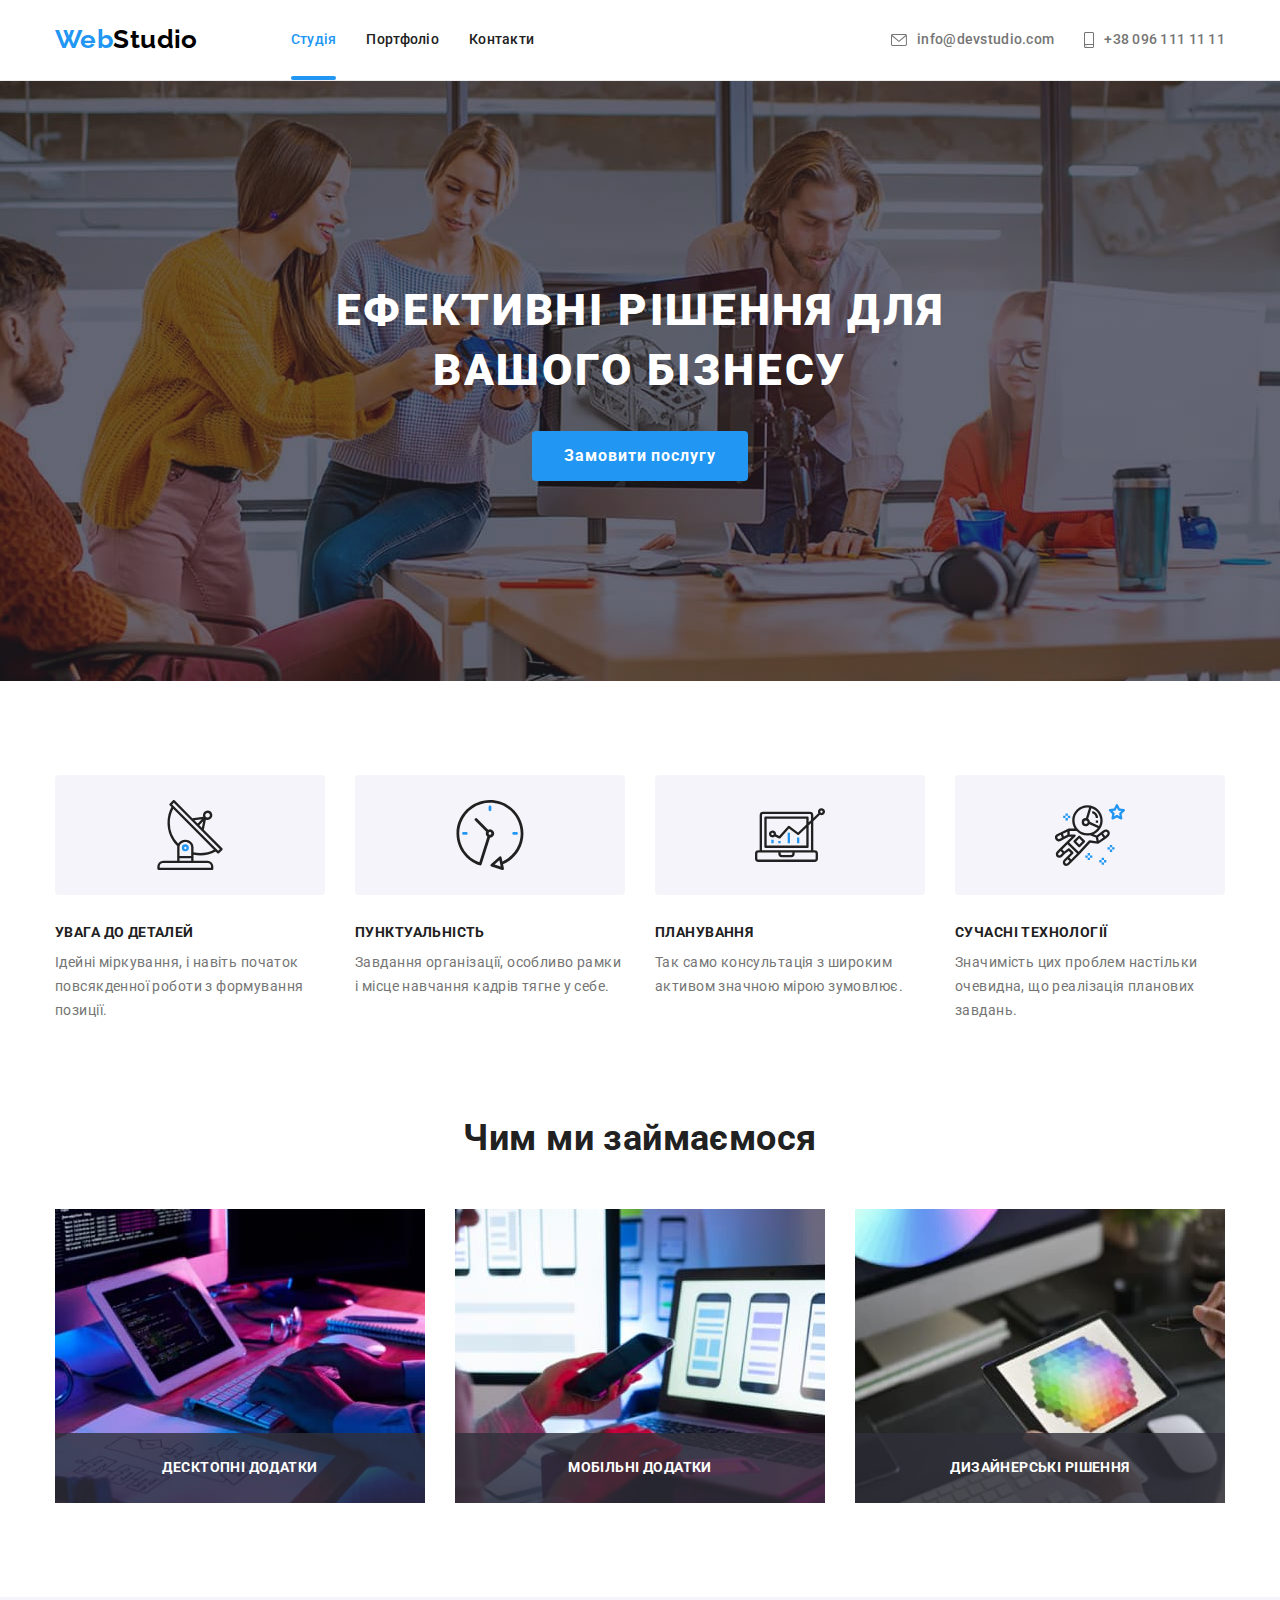
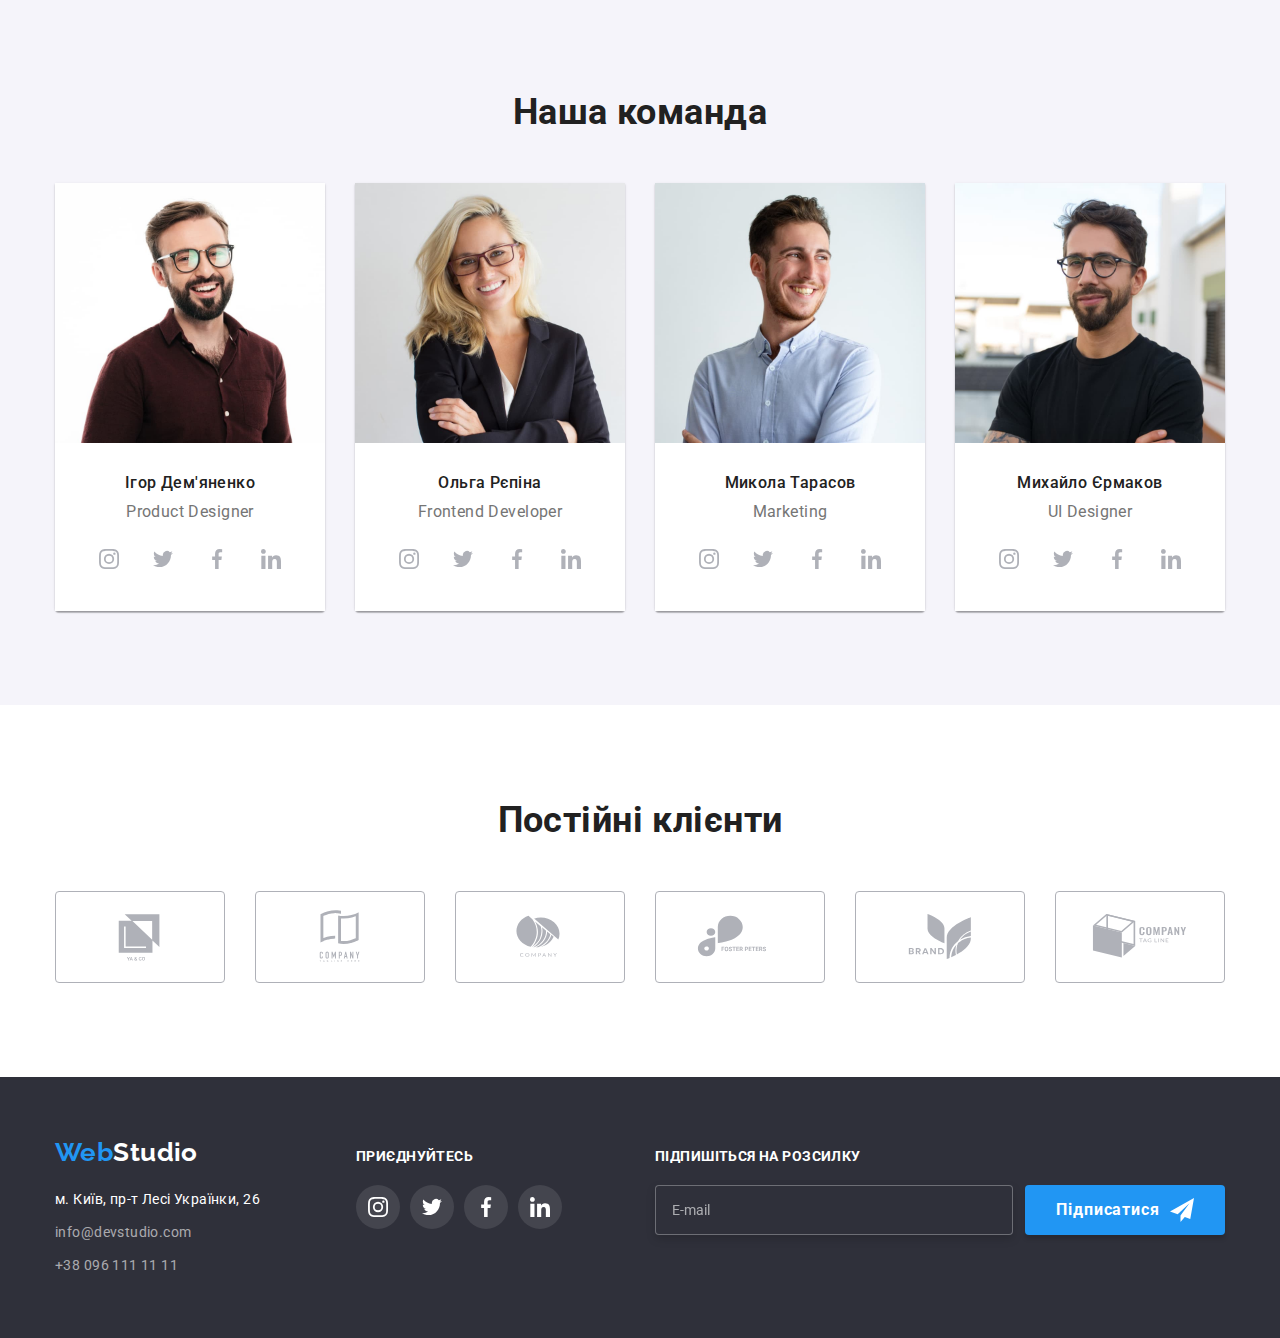
<file: index.html>
<!DOCTYPE html>
<html lang="uk">
<head>
    <meta charset="UTF-8">
    <meta http-equiv="X-UA-Compatible" content="IE=edge">
    <meta name="viewport" content="width=device-width, initial-scale=1.0">
    <title>Студія</title>

    <link rel="stylesheet" href="https://cdnjs.cloudflare.com/ajax/libs/modern-normalize/1.1.0/modern-normalize.min.css">
    <link rel="stylesheet" href="https://fonts.googleapis.com/css2?family=Raleway:wght@700&family=Roboto:wght@400;500;700;900&display=swap">
    <link rel="stylesheet" href="./css/styles.css">
</head>
<body>
    <!-- шапка сайта-->
    <header class="page-header">
        <div class="container">
            <div class="main-nav">
                <nav class="nav-list">
                    <a lang="en" href="" class="logo"><span class="logo-span">Web</span>Studio</a>
                <ul class="site-nav list">    
                    <li class="item">
                        <a href="" class="link current">Студія</a>
                    </li>
                    <li class="item"> 
                        <a href="./portfolio.html" class="link">Портфоліо</a>
                    </li>
                    <li class="item"> 
                        <a href="" class="link">Контакти</a>
                    </li>
                </ul>
                </nav>
                <ul class="social-links list">
                    <li class="item">   
                        <a href="mailto:info@devstudio.com" class="contacts-mail">
                            <svg class="icon-envelope" width="16" height="12">
                                <use href="./img/symbol-defs.svg#icon-envelope"></use>
                            </svg>
                            info@devstudio.com
                        </a>
                    </li>
                    <li class="item">
                        <a href="tel:+380961111111" class="contacts-tel">
                            <svg class="icon-smartphone" width="10" height="16">
                                <use href="./img/symbol-defs.svg#icon-smartphone"></use>
                            </svg>
                            +38 096 111 11 11
                        </a>
                    </li>
                </ul> 
            </div>
        </div>
    </header>
    <main>
        <!-- заголовок и кнопка -->

        <section class="hero overlay">
            <div class="container">
                <h1 class="hero-title">Ефективні рішення для вашого бізнесу</h1>
                <button data-modal-open type="button" class="button primary">Замовити послугу</button>
            </div>
        </section>

        <!-- Модальное окно -->
        
        <div class="backdrop is-hidden" data-modal>
            <div class="modal">
                <button data-modal-close class="modal-button">
                    <svg class="modal-svg" width="18" height="18">
                        <use href="./img/symbol-defs.svg#icon-close-black"></use>
                    </svg>
                </button>
            <form class="form-ad">
                <h2 class="modal-title">Залиште свої дані, ми вам передзвонимо</h2>
                <div class="form-modal">
                    <label for="name">Ім'я</label>
                    <input class="modal-input" type="text" name="name" id="name" />
                     <svg class="form-svg" width="18" height="18">
                        <use href="./img/symbol-defs.svg#icon-person-black-18dp-1"></use>
                    </svg>
                </div>
                <div class="form-modal">
                    <label class="" for="tel">Телефон</label>
                    <input class="modal-input" type="tel" name="tel" id="tel" />
                    <svg class="form-svg" width="18" height="18">
                        <use href="./img/symbol-defs.svg#icon-phone-black-18dp-1"></use>
                    </svg>
                </div>
                <div class="form-modal">
                    <label for="mail">Пошта</label>
                    <input class="modal-input" type="email" name="email" id="mail" />
                    <svg class="form-svg" width="18" height="18">
                        <use href="./img/symbol-defs.svg#icon-email-black-18dp-1"></use>
                    </svg>
                </div>

                <div class="form-modal">
                    <label for="comment">Коментар</label>
                    <textarea class="comment" name="comment" id="comment" rows="8" placeholder="Введіть текст"></textarea>
                </div>
                <div class="form-checkbox">
                    <label for="policy">
                        <input class="checkbox" type="checkbox" name="policy" id="policy" />
                        <span class="form-icon"></span>
                        Погоджуюся з розсилкою та приймаю
                        <a href="" class="form-link">Умови договору</a>
                    </label>
                </div>
                <div class="form-click">
                    <button class="form-btn" type="submit">Відправити</button>
                </div>
            </form>
            </div>
        </div>
        <script src="./js/modal.js">
        </script>

        <!-- секция особенности -->
        
        <section class="section">
            <div class="container">
                <h2 class="section-title feature-title">Особливості та переваги</h2>
                <ul class="features">
                    <li class="features-list">
                        <div class="features-icon">
                            <svg class="icon-antenna" width="70" height="70">
                                <use href="./img/symbol-defs.svg#icon-antenna"></use>
                            </svg>
                        </div>
                        <h3 class="title">Увага до деталей</h3>
                        <p class="item">Ідейні міркування, і навіть початок повсякденної роботи з формування позиції.</p>
                    </li>
                    <li class="features-list">
                        <div class="features-icon">
                            <svg class="icon-clock" width="70" height="70">
                                <use href="./img/symbol-defs.svg#icon-clock"></use>
                            </svg>
                        </div>
                        <h3 class="title">Пунктуальність</h3>
                        <p class="item">Завдання організації, особливо рамки і місце навчання кадрів тягне у себе.</p>
                    </li>
                    <li class="features-list">
                        <div class="features-icon">
                            <svg class="icon-diagram" width="70" height="70">
                                <use href="./img/symbol-defs.svg#icon-diagram"></use>
                            </svg>
                        </div>
                        <h3 class="title">Планування</h3>
                        <p class="item">Так само консультація з широким активом значною мірою зумовлює.</p>
                    </li>
                    <li class="features-list">
                        <div class="features-icon">
                            <svg class="icon-astronaut" width="70" height="70">
                                <use href="./img/symbol-defs.svg#icon-astronaut"></use>
                            </svg>
                        </div>
                        <h3 class="title">Сучасні технології</h3>
                        <p class="item">Значимість цих проблем настільки очевидна, що реалізація планових завдань.</p>
                    </li>
                </ul>
            </div>
        </section>
            
        <!-- секция фото чем занимаемся -->
        <section class="section section-work">
            <div class="container">
                <h2 class="section-title">Чим ми займаємося</h2>
                    <ul class="work">
                        <li class="item">
                            <div class="item-thumb">
                                <img src="./img/box1.jpg" alt="пишемо програми, алгоритми" width="370" height="294">
                                <h3 class="title">Десктопні додатки</h3>
                            </div>
                        </li>
                        <li class="item">
                            <div class="item-thumb">
                                <img src="./img/box2.jpg" alt="робимо дизайн телефону на ноутбуці" width="370" height="294">
                                <h3 class="title">Мобільні додатки</h3>
                            </div>
                        </li>
                        <li class="item">
                            <div class="item-thumb">
                                <img src="./img/box3.jpg" alt="підбираємо кольори для дизайну" width="370" height="294">
                                <h3 class="title">Дизайнерські рішення</h3>
                            </div>
                        </li>
                    </ul>
            </div>
        </section>

        <!-- секция команда -->
        <section class="section section-team">
            <div class="container">
                <h2 class="section-title">Наша команда</h2>
                    <ul class="team">
                        <li class="team-list">
                            <img src="./img/img1.jpg" alt="фото Ігор Дем'яненко" width="270" height="260">
                            <div class="team-title">
                                <h3 class="title">Ігор Дем'яненко</h3>
                                <p lang="en" class="item">Product Designer</p>
                                <ul class="team-icon">
                                    <li class="team-icon-social">
                                        <a href="" class="team-icon-size">
                                            <svg class="team-svg" width="20" height="20">
                                                <use href="./img/symbol-defs.svg#icon-instagram"></use>
                                            </svg>
                                        </a>
                                    </li>
                                    <li class="team-icon-social">
                                        <a href="" class="team-icon-size">
                                            <svg class="team-svg" width="20" height="20">
                                                <use href="./img/symbol-defs.svg#icon-twitter"></use>
                                            </svg>
                                        </a>
                                    </li>
                                    <li class="team-icon-social">
                                        <a href="" class="team-icon-size">
                                            <svg class="team-svg" width="20" height="20">
                                                <use href="./img/symbol-defs.svg#icon-facebook"></use>
                                            </svg>
                                        </a>
                                    </li>
                                    <li class="team-icon-social">
                                        <a href="" class="team-icon-size">
                                            <svg class="team-svg" width="20" height="20">
                                                <use href="./img/symbol-defs.svg#icon-linkedin"></use>
                                            </svg>
                                        </a>
                                    </li>
                                </ul>
                            </div>
                        </li>
                        <li class="team-list">
                            <img src="./img/img2.jpg" alt="фото Ольга Рєпіна" width="270" height="260">
                            <div class="team-title">
                                <h3 class="title">Ольга Рєпіна</h3>
                                <p lang="en" class="item">Frontend Developer</p>
                                <ul class="team-icon">
                                    <li class="team-icon-social">
                                        <a href="" class="team-icon-size">
                                            <svg class="team-svg" width="20" height="20">
                                                <use href="./img/symbol-defs.svg#icon-instagram"></use>
                                            </svg>
                                        </a>
                                    </li>
                                    <li class="team-icon-social">
                                        <a href="" class="team-icon-size">
                                            <svg class="team-svg" width="20" height="20">
                                                <use href="./img/symbol-defs.svg#icon-twitter"></use>
                                            </svg>
                                        </a>
                                    </li>
                                    <li class="team-icon-social">
                                        <a href="" class="team-icon-size">
                                            <svg class="team-svg" width="20" height="20">
                                                <use href="./img/symbol-defs.svg#icon-facebook"></use>
                                            </svg>
                                        </a>
                                    </li>
                                    <li class="team-icon-social">
                                        <a href="" class="team-icon-size">
                                            <svg class="team-svg" width="20" height="20">
                                                <use href="./img/symbol-defs.svg#icon-linkedin"></use>
                                            </svg>
                                        </a>
                                    </li>
                                </ul>
                            </div>
                        </li>
                        <li class="team-list">
                            <img src="./img/img3.jpg" alt="фото чоловік Marketing" width="270" height="260">
                            <div class="team-title">
                                <h3 class="title">Микола Тарасов</h3>
                                <p lang="en" class="item">Marketing</p>
                                <ul class="team-icon">
                                    <li class="team-icon-social">
                                        <a href="" class="team-icon-size">
                                            <svg class="team-svg" width="20" height="20">
                                                <use href="./img/symbol-defs.svg#icon-instagram"></use>
                                            </svg>
                                        </a>
                                    </li>
                                    <li class="team-icon-social">
                                        <a href="" class="team-icon-size">
                                            <svg class="team-svg" width="20" height="20">
                                                <use href="./img/symbol-defs.svg#icon-twitter"></use>
                                            </svg>
                                        </a>
                                    </li>
                                    <li class="team-icon-social">
                                        <a href="" class="team-icon-size">
                                            <svg class="team-svg" width="20" height="20">
                                                <use href="./img/symbol-defs.svg#icon-facebook"></use>
                                            </svg>
                                        </a>
                                    </li>
                                    <li class="team-icon-social">
                                        <a href="" class="team-icon-size">
                                            <svg class="team-svg" width="20" height="20">
                                                <use href="./img/symbol-defs.svg#icon-linkedin"></use>
                                            </svg>
                                        </a>
                                    </li>
                                </ul>
                            </div>
                        </li>
                        <li class="team-list">
                            <img src="./img/img4.jpg" alt="фото Михайло Єрмаков" width="270" height="260">
                            <div class="team-title">
                                <h3 class="title">Михайло Єрмаков</h3>
                                <p lang="en" class="item">UI Designer</p>
                                <ul class="team-icon">
                                    <li class="team-icon-social">
                                        <a href="" class="team-icon-size">
                                            <svg class="team-svg" width="20" height="20">
                                                <use href="./img/symbol-defs.svg#icon-instagram"></use>
                                            </svg>
                                        </a>
                                    </li>
                                    <li class="team-icon-social">
                                        <a href="" class="team-icon-size">
                                            <svg class="team-svg" width="20" height="20">
                                                <use href="./img/symbol-defs.svg#icon-twitter"></use>
                                            </svg>
                                        </a>
                                    </li>
                                    <li class="team-icon-social">
                                        <a href="" class="team-icon-size">
                                            <svg class="team-svg" width="20" height="20">
                                                <use href="./img/symbol-defs.svg#icon-facebook"></use>
                                            </svg>
                                        </a>
                                    </li>
                                    <li class="team-icon-social">
                                        <a href="" class="team-icon-size">
                                            <svg class="team-svg" width="20" height="20">
                                                <use href="./img/symbol-defs.svg#icon-linkedin"></use>
                                            </svg>
                                        </a>
                                    </li>
                                </ul>
                            </div>
                        </li>
                    </ul>
            </div>
        </section>

        <!-- секция постоянные клиенты -->

        <section class="section section-client">
            <div class="container">
                <h2 class="section-title">Постійні клієнти</h2>
                <ul class="clients">
                    <li class="clients-list">
                        <a href="" class="clients-icon">
                            <svg class="company" width="106" height="60">
                                <use href="./img/symbol-defs.svg#icon-Logo-1"></use>
                            </svg>
                        </a> 
                    </li>
                    <li class="clients-list">
                        <a href="" class="clients-icon">
                            <svg class="company" width="106" height="60">
                                <use href="./img/symbol-defs.svg#icon-Logo-2"></use>
                            </svg>
                        </a>
                    </li>
                    <li class="clients-list">
                        <a href="" class="clients-icon">
                            <svg class="company" width="106" height="60">
                                <use href="./img/symbol-defs.svg#icon-Logo-3"></use>
                            </svg>
                        </a>
                    </li>
                    <li class="clients-list">
                        <a href="" class="clients-icon">
                            <svg class="company" width="106" height="60">
                                <use href="./img/symbol-defs.svg#icon-Logo-4"></use>
                            </svg>
                        </a>
                    </li>
                    <li class="clients-list">
                        <a href="" class="clients-icon">
                            <svg class="company" width="106" height="60">
                                <use href="./img/symbol-defs.svg#icon-Logo-5"></use>
                            </svg>
                        </a>
                    </li>
                    <li class="clients-list">
                        <a href="" class="clients-icon">
                            <svg class="company" width="106" height="60">
                                <use href="./img/symbol-defs.svg#icon-Logo-6"></use>
                            </svg>
                        </a>
                    </li>
                </ul>

            </div>
        </section>

    </main>
    <!-- футер -->
    
    <footer class="footer">
        <div class="container">
            <div class="footer-all">
                <a lang="en" href="" class="logo-footer"><span class="logo-span">Web</span>Studio</a>
                <address class="footer-address">
                    <a href="" class="address">м. Київ, пр-т Лесі Українки, 26</a>
                    <ul class="footer-contacts social-links">
                        <li class="contacts">
                            <a href="mailto:info@devstudio.com" class="contacts-mail">info@devstudio.com</a>
                        </li>
                        <li>
                            <a href="tel:+380961111111" class="contacts-tel">+38 096 111 11 11</a>
                        </li>
                    </ul>
                </address>
            </div>
            <div class="footer-social">
                <h3 class="title-footer">приєднуйтесь</h3>
                <ul class="footer-icon">
                    <li class="footer-icon-social">
                        <a href="" class="footer-icon-size">
                            <svg class="footer-svg" width="20" height="20">
                                <use href="./img/symbol-defs.svg#icon-instagram-footer"></use>
                            </svg>
                        </a>
                    </li>
                    <li class="footer-icon-social">
                        <a href="" class="footer-icon-size">
                            <svg class="footer-svg" width="20" height="20">
                                <use href="./img/symbol-defs.svg#icon-twitter-footer"></use>
                            </svg>
                        </a>
                    </li>
                    <li class="footer-icon-social">
                        <a href="" class="footer-icon-size">
                            <svg class="footer-svg" width="20" height="20">
                                <use href="./img/symbol-defs.svg#icon-facebook-footer"></use>
                            </svg>
                        </a>
                    </li>
                    <li class="footer-icon-social">
                        <a href="" class="footer-icon-size">
                            <svg class="footer-svg" width="20" height="20">
                                <use href="./img/symbol-defs.svg#icon-linkedin-footer"></use>
                            </svg>
                        </a>
                    </li>
                </ul>
            </div>  
            <form class="form">
                <h3 class="title-footer">підпишіться на розсилку</h3>
                <div class="form-field">
                    <input class="form-input" type="email" name="subscription" id="email" placeholder="E-mail" />
                    <button class="footer-btn" type="submit">Підписатися
                        <svg class="send-svg" width="24" height="24">
                            <use href="./img/symbol-defs.svg#icon-icon-send"></use>
                        </svg>
                    </button>
                </div>
            </form>          
        </div>
    </footer>
    
   
</body>
</html>
</file>
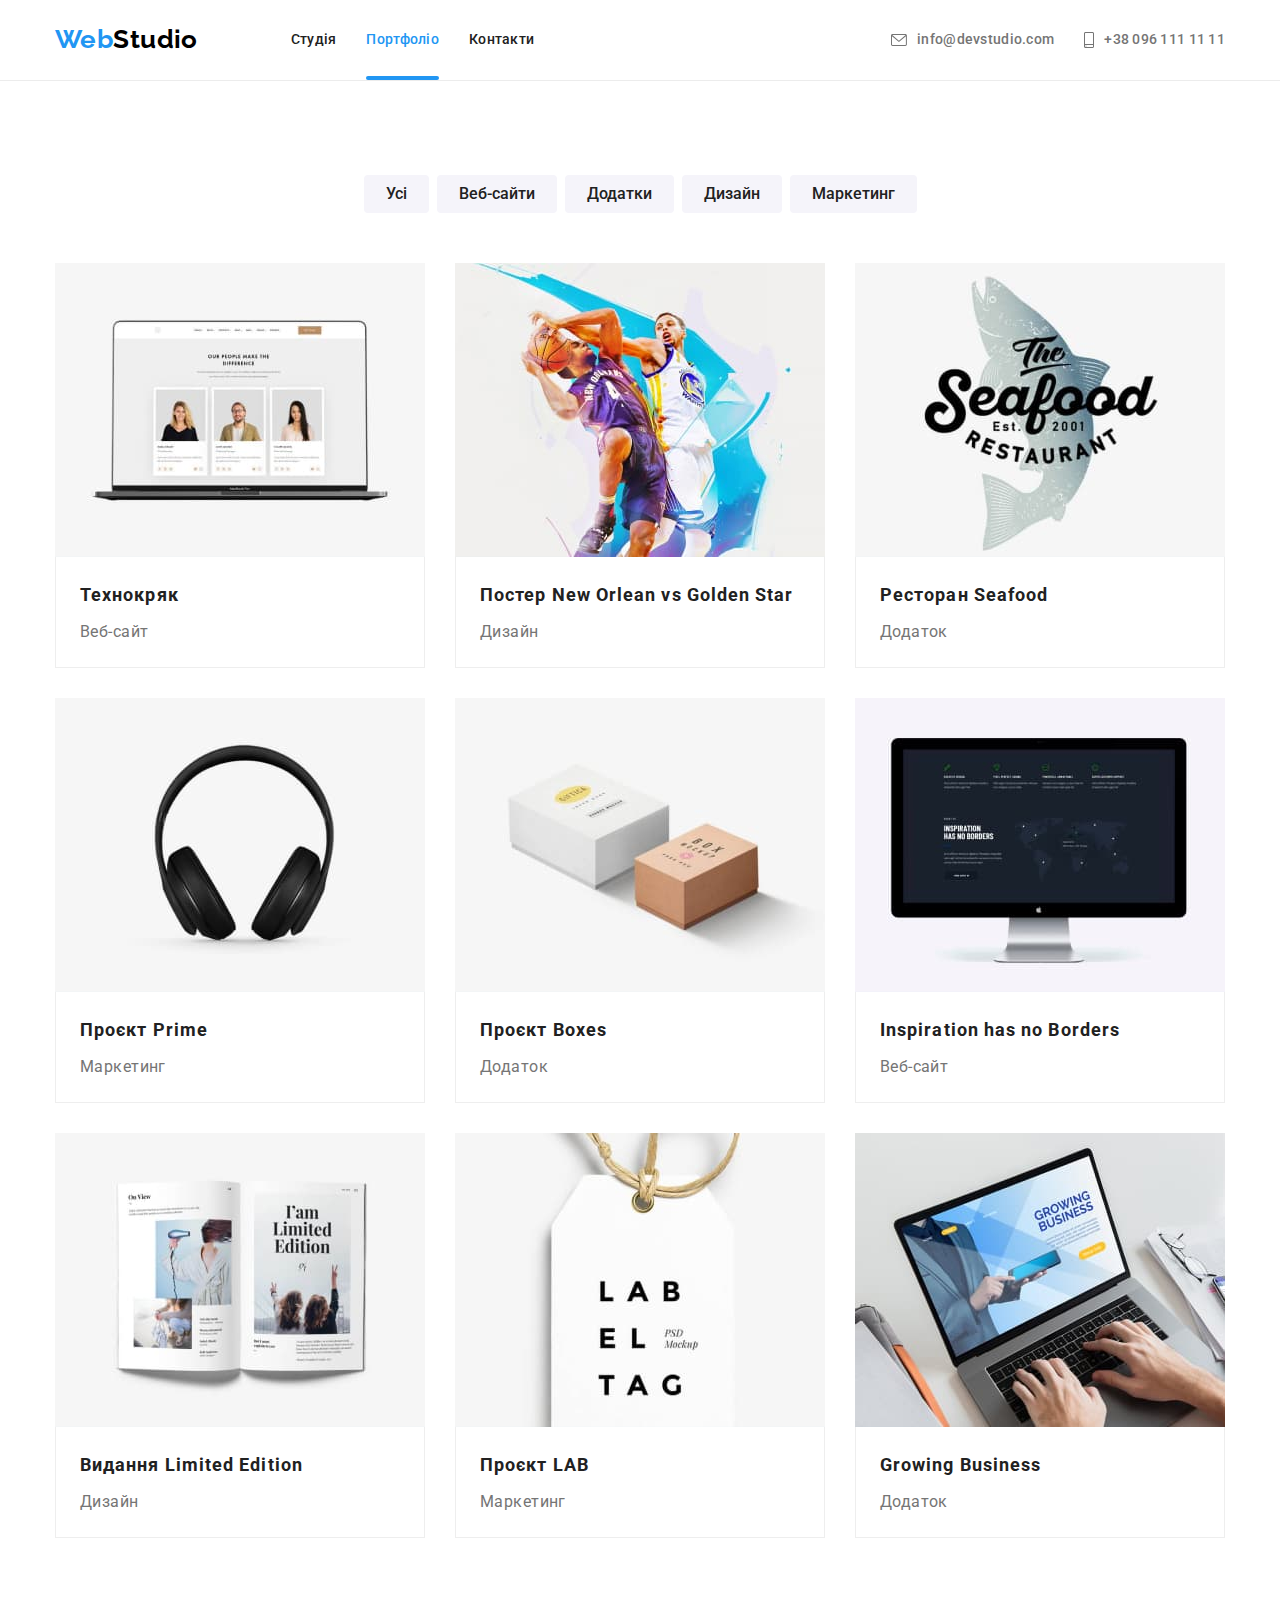
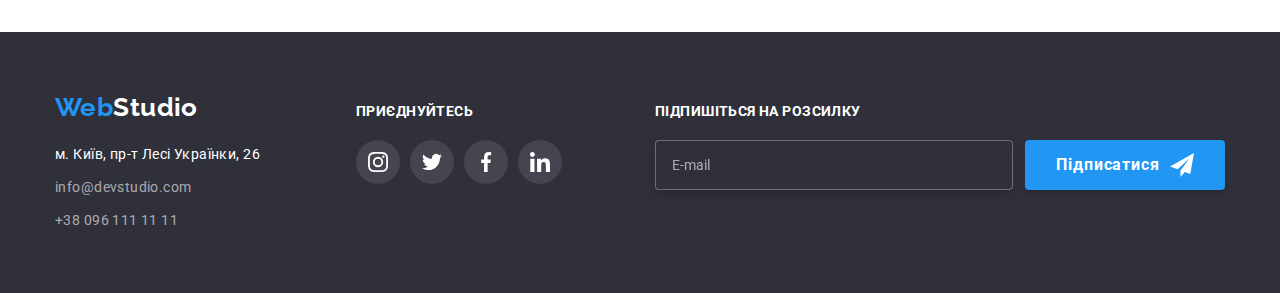
<file: portfolio.html>
<!DOCTYPE html>
<html lang="uk">
<head>
    <meta charset="UTF-8">
    <meta http-equiv="X-UA-Compatible" content="IE=edge">
    <meta name="viewport" content="width=device-width, initial-scale=1.0">
    <title>Портфолио</title>
    
    <link rel="stylesheet" href="https://cdnjs.cloudflare.com/ajax/libs/modern-normalize/1.1.0/modern-normalize.min.css">
    <link rel="stylesheet" href="https://fonts.googleapis.com/css2?family=Raleway:wght@700&family=Roboto:wght@400;500;700;900&display=swap">
    <link rel="stylesheet" href="./css/styles.css">
    </head>
<body>
    <!-- шапка сайта-->
    <header class="page-header">
        <div class="container">
            <div class="main-nav">
                <nav class="nav-list">
                    <a lang="en" href="" class="logo"><span class="logo-span">Web</span>Studio</a>
                <ul class="site-nav list">
                    <li class="item">
                        <a href="./index.html" class="link">Студія</a>
                    </li>
                    <li class="item">
                        <a href="" class="link current">Портфоліо</a>
                    </li>
                    <li class="item">
                        <a href="" class="link">Контакти</a>
                    </li>
                </ul>
                </nav>
        
                <ul class="social-links list">
                    <li class="item">
                        <a href="mailto:info@devstudio.com" class="contacts-mail">
                            <svg class="icon-envelope" width="16" height="12">
                                <use href="./img/symbol-defs.svg#icon-envelope"></use>
                            </svg>
                            info@devstudio.com
                        </a>
                    </li>
                    <li class="item">
                        <a href="tel:+380961111111" class="contacts-tel">
                            <svg class="icon-smartphone" width="10" height="16">
                                <use href="./img/symbol-defs.svg#icon-smartphone"></use>
                            </svg>
                            +38 096 111 11 11
                        </a>
                    </li>
                </ul>
            </div>
        </div>
    </header>

    <main>
        
        <!-- наші проєкти -->
        <section class="section section-projects">
            <div class="container">
                <h1 class="section-title portfolio-title">Наше портфоліо</h1>
            <!-- фільтр -->
                <ul class="nav-buttons">
                    <li class="list-button">
                        <button type="button" class="button">Усі</button>
                    </li>
                    <li class="list-button">
                        <button type="button" class="button">Веб-сайти</button>
                    </li>
                    <li class="list-button">
                        <button type="button" class="button">Додатки</button>
                    </li>
                    <li class="list-button">
                        <button type="button" class="button">Дизайн</button>
                    </li>
                    <li class="list-button">
                        <button type="button" class="button">Маркетинг</button>
                    </li>
                </ul>
                
            <!-- зображення сайти, додатки, дизайн, маркетинг -->
                
                <ul class="sites">
                    <li class="sites-list">
                        <a href="" class="sites-link">
                            <div class="sites-tumb">
                                <img src="./img/portfol1.jpg" alt="три фахівця по техпитанням" width="370" height="294">
                                <div class="sites-overlay">
                                    <div class="sites-label">
                                        <p class="label"> Ресурс пропонує комплексні пропозиції з різним рівнем функціоналу та сервісів. Все це дозволить
                                            відвідувачу отримати
                                            вичерпні відомості про компанію чи приватну особу.</p>
                                    </div>
                                </div>
                            </div>
                            <div class="sites-title">
                                <h2 class="title">Технокряк</h2>
                                <p class="item">Веб-сайт</p>
                            </div>
                        </a>
                    </li>
                    <li class="sites-list">
                        <a href="" class="sites-link">
                            <div class="sites-tumb">
                                <img src="./img/portfol2.jpg" alt="два гравця у баскетбол" width="370" height="294">
                                <div class="sites-overlay">
                                    <div class="sites-label">
                                        <p class="label"> Ресурс пропонує комплексні пропозиції з різним рівнем функціоналу та сервісів. Все це
                                            дозволить
                                            відвідувачу отримати
                                            вичерпні відомості про компанію чи приватну особу.</p>
                                    </div>
                                </div>
                            </div>
                            <div class="sites-title">
                                <h2 class="title">Постер New Orlean vs Golden Star</h2>
                                <p class="item">Дизайн</p>
                            </div>
                        </a>
                    </li>
                    <li class="sites-list">
                        <a href="" class="sites-link">
                            <div class="sites-tumb">
                                <img src="./img/portfol3.jpg" alt="назва ресторана та риба" width="370" height="294">
                                <div class="sites-overlay">
                                    <div class="sites-label">
                                        <p class="label"> Ресурс пропонує комплексні пропозиції з різним рівнем функціоналу та сервісів. Все це
                                            дозволить
                                            відвідувачу отримати
                                            вичерпні відомості про компанію чи приватну особу.</p>
                                    </div>
                                </div>
                            </div>
                            <div class="sites-title">
                                <h2 class="title">Ресторан Seafood</h2>
                                <p class="item">Додаток</p>
                            </div>
                        </a> 
                    </li>
                    <li class="sites-list">
                        <a href="" class="sites-link">
                            <div class="sites-tumb">
                                <img src="./img/portfol4.jpg" alt="навушники" width="370" height="294">
                                <div class="sites-overlay">
                                    <div class="sites-label">
                                        <p class="label"> Ресурс пропонує комплексні пропозиції з різним рівнем функціоналу та сервісів. Все це
                                            дозволить
                                            відвідувачу отримати
                                            вичерпні відомості про компанію чи приватну особу.</p>
                                    </div>
                                </div>
                            </div>
                            <div class="sites-title">
                                <h2 class="title">Проєкт Prime</h2>
                                <p class="item">Маркетинг</p>
                            </div>
                        </a>
                    </li>
                    <li class="sites-list">
                        <a href="" class="sites-link">
                            <div class="sites-tumb">
                                <img src="./img/portfol5.jpg" alt="дві коробки" width="370" height="294">
                                <div class="sites-overlay">
                                    <div class="sites-label">
                                        <p class="label"> Ресурс пропонує комплексні пропозиції з різним рівнем функціоналу та сервісів. Все це
                                            дозволить
                                            відвідувачу отримати
                                            вичерпні відомості про компанію чи приватну особу.</p>
                                    </div>
                                </div>
                            </div>
                            <div class="sites-title">
                                <h2 class="title">Проєкт Boxes</h2>
                                <p class="item">Додаток</p>
                            </div>
                        </a>
                    </li>
                    <li class="sites-list">
                        <a href="" class="sites-link">
                            <div class="sites-tumb">
                                <img src="./img/portfol6.jpg" alt="ноутбук, навигація по сайту натхнення без кордонів" width="370" height="294">
                                <div class="sites-overlay">
                                    <div class="sites-label">
                                        <p class="label"> Ресурс пропонує комплексні пропозиції з різним рівнем функціоналу та сервісів. Все це
                                            дозволить
                                            відвідувачу отримати
                                            вичерпні відомості про компанію чи приватну особу.</p>
                                    </div>
                                </div>
                            </div>
                            <div class="sites-title">
                                <h2 class="title">Inspiration has no Borders</h2>
                                <p class="item">Веб-сайт</p>
                            </div>
                        </a>
                    </li>
                    <li class="sites-list">
                        <a href="" class="sites-link">
                            <div class="sites-tumb">
                                <img src="./img/portfol7.jpg" alt="книга обмеженне видання" width="370" height="294">
                                <div class="sites-overlay">
                                    <div class="sites-label">
                                        <p class="label"> Ресурс пропонує комплексні пропозиції з різним рівнем функціоналу та сервісів. Все це
                                            дозволить
                                            відвідувачу отримати
                                            вичерпні відомості про компанію чи приватну особу.</p>
                                    </div>
                                </div>
                            </div>
                            <div class="sites-title">
                                <h2 class="title">Видання Limited Edition</h2>
                                <p class="item">Дизайн</p>
                            </div>
                        </a>
                    </li>
                    <li class="sites-list">
                        <a href="" class="sites-link">
                            <div class="sites-tumb">
                                <img src="./img/portfol8.jpg" alt="біла етикета с назвою на мотузці" width="370" height="294">
                                <div class="sites-overlay">
                                    <div class="sites-label">
                                        <p class="label"> Ресурс пропонує комплексні пропозиції з різним рівнем функціоналу та сервісів. Все це
                                            дозволить
                                            відвідувачу отримати
                                            вичерпні відомості про компанію чи приватну особу.</p>
                                    </div>
                                </div>
                            </div>
                            <div class="sites-title">
                                <h2 class="title">Проєкт LAB</h2>
                                <p class="item">Маркетинг</p>
                            </div>
                        </a>
                    </li>
                    <li class="sites-list">
                        <a href="" class="sites-link">
                            <div class="sites-tumb">
                                <img src="./img/portfol9.jpg" alt="ноутбук з відкритим додатком, де зображена людина з телефоном" width="370"
                                    height="294">
                                <div class="sites-overlay">
                                    <div class="sites-label">
                                        <p class="label"> Ресурс пропонує комплексні пропозиції з різним рівнем функціоналу та сервісів. Все це
                                            дозволить
                                            відвідувачу отримати
                                            вичерпні відомості про компанію чи приватну особу.</p>
                                    </div>
                                </div>
                            </div>
                            <div class="sites-title">
                                <h2 class="title">Growing Business</h2>
                                <p class="item">Додаток</p>
                            </div>
                        </a>
                    </li>
                </ul>
            </div>
        </section>
        
    </main>
    <!-- футер -->
    
    <footer class="footer">
        <div class="container">
            <div class="footer-all">
                <a lang="en" href="" class="logo-footer"><span class="logo-span">Web</span>Studio</a>
                <address class="footer-address">
                    <a href="" class="address">м. Київ, пр-т Лесі Українки, 26</a>
                    <ul class="footer-contacts social-links">
                        <li class="contacts">
                            <a href="mailto:info@devstudio.com" class="contacts-mail">info@devstudio.com</a>
                        </li>
                        <li>
                            <a href="tel:+380961111111" class="contacts-tel">+38 096 111 11 11</a>
                        </li>
                    </ul>
                </address>
            </div>
            <div class="footer-social">
                <h3 class="title-footer">приєднуйтесь</h3>
                <ul class="footer-icon">
                    <li class="footer-icon-social">
                        <a href="" class="footer-icon-size">
                            <svg class="footer-svg" width="20" height="20">
                                <use href="./img/symbol-defs.svg#icon-instagram-footer"></use>
                            </svg>
                        </a>
                    </li>
                    <li class="footer-icon-social">
                        <a href="" class="footer-icon-size">
                            <svg class="footer-svg" width="20" height="20">
                                <use href="./img/symbol-defs.svg#icon-twitter-footer"></use>
                            </svg>
                        </a>
                    </li>
                    <li class="footer-icon-social">
                        <a href="" class="footer-icon-size">
                            <svg class="footer-svg" width="20" height="20">
                                <use href="./img/symbol-defs.svg#icon-facebook-footer"></use>
                            </svg>
                        </a>
                    </li>
                    <li class="footer-icon-social">
                        <a href="" class="footer-icon-size">
                            <svg class="footer-svg" width="20" height="20">
                                <use href="./img/symbol-defs.svg#icon-linkedin-footer"></use>
                            </svg>
                        </a>
                    </li>
                </ul>
            </div>
            <form class="form">
                <h3 class="title-footer">підпишіться на розсилку</h3>
                <div class="form-field">
                    <input class="form-input" type="email" name="subscription" id="email" placeholder="E-mail" />
                    <button class="footer-btn" type="submit">Підписатися
                        <svg class="send-svg" width="24" height="24">
                            <use href="./img/symbol-defs.svg#icon-icon-send"></use>
                        </svg>
                    </button>
                </div>
            </form>
        </div>
    </footer>
    
</body>
</html>
</file>
<file: css/styles.css>
:root {
    --primary-text-color: #212121;
    --secondary-text-color: #757575;
    --title-text-color: #FFFFFF;
    --accent-color: #2196F3;
    --logo-accent-color: #000000;
    --clients-accent-color: #afb1b8;
    --footer-mail-text-color: rgba(255, 255, 255, 0.6);
    --footer-icon-color: rgba(255, 255, 255, 0.1);
    --primary-bg-color: #FFFFFF;
    --clients-bg-color: #F5F5F5;
    --secondary-bg-color: #F5F4FA;
    --bg-color-hero: #C4C4C4;
    --bgimg-overlay: rgba(47, 48, 58, 0.4);
    --bg-color-overlay-sites: rgba(33, 150, 243, 0.9);
    --hero-footer-bg-color: #2F303A;
    --border-color: #ECECEC;
    --border-sites: #EEEEEE;
    --border-clients: #AFB1B8;
    --card-sites-gap: 30px;
    --timing-function: cubic-bezier(0.4, 0, 0.2, 1);
}   

/* цвет основого текста #212121 */
/* вторичный цвет текста #757575*/
/* вспомагат черный цвет #000000 */
/* белый цвет #FFFFFF */
/* акцент синий цвет #2196F3 */
/* футер почта,тел rgba(255, 255, 255, 0.6)*/

/* осн цвет фона #F5F5F5 */
/* вторичный цвет фона #F5F4FA */
/* герой, футер цвет фона #2F303A */
/* граница в хедере цвет #ECECEC */
/* граница на сайте цвет #EEEEEE */

html {
    box-sizing: border-box;
}

/* *,
*::before,
*::after {
    box-sizing: inherit;
} */

body {

    color: var(--primary-text-color);
    background-color: var(--primary-bg-color);
    font-size: 14px;
    font-family: Roboto, sans-serif;
    letter-spacing: 0.03em;
}

/* Утилиты */

h1,
h2,
h3,
h4,
h5,
h6, 
p {
    margin: 0;
}

ul {
    list-style: none;
    padding: 0;
    margin: 0;
}

.list {
    padding: 0;
    margin: 0;
}

/* Logo шапка */

.page-header {
    background-color: var(--title-text-color);
    border-bottom: 1px solid var(--border-color);
}

.container {
    width: 1200px;
    padding-left: 15px;
    padding-right: 15px;
    margin-left: auto;
    margin-right: auto;
}

.main-nav {
    display: flex;
    
}

.nav-list {
    display: flex;
    align-items: center;
}

.logo {
    margin-right: 93px;
    padding-top: 24px;
    padding-bottom: 25px;

    color: var(--logo-accent-color);
}

.logo-footer {
    display: block;
    color: var(--title-text-color);
    
}

.logo-span {
    color: var(--accent-color);
}

.logo, 
.logo-footer, 
.logo-span {
    font-family: Raleway, sans-serif;
    font-weight: 700;
    font-size: 26px;
    line-height: 1.19;
    text-decoration: none;
}

/* Site nav хедер */

.site-nav {
    display: flex;
}

.site-nav .item:not(:last-child) {
    margin-right: 30px;
}

.site-nav .link {
    display: inline-block;
    position: relative;
    
    padding-top: 32px;
    padding-bottom: 32px;

    color: var(--primary-text-color);
    font-weight: 500;
    line-height: 1.14;
    letter-spacing: 0.02em;
    text-decoration: none;

    transition: color 250ms var(--timing-function);
    
}

.site-nav .link:hover, 
.site-nav .link:focus {
    color: var(--accent-color);
}

.site-nav .link.current {
    position: relative;
    color: var(--accent-color);

}

.site-nav .link.current::after {
    content: ""; 
    display: block;
    position: absolute;
    right: 0;
    left: 0;
    bottom: 0;
    
    max-width: 100%;
    height: 4px;
    
    border-bottom: 4px solid var(--accent-color);
    border-radius: 2px;
    
}

/* контакты шапка */

.social-links {
    display: flex;
    margin-left: auto;
}

.social-links .item:not(:last-child) {
    margin-right: 30px;
}

.social-links a {
    padding: 0;
    margin: 0;

    color: var(--secondary-text-color);
    font-weight: 500;
    line-height: 1.14;
    letter-spacing: 0.02em;
    text-decoration: none;

}

.social-links .item {

    padding-top: 32px;
    padding-bottom: 32px;
    
}

.contacts-mail,
.contacts-tel {
    display: flex;
    align-items: center;
    color: inherit;
    
    transition: color 250ms var(--timing-function);
}

.contacts-mail:hover, 
.contacts-mail:focus {
    color: var(--accent-color);
}

.contacts-tel:hover,
.contacts-tel:focus {
    color: var(--accent-color);
}

/* Иконки в шапке конверт и телефон */

.icon-envelope, 
.icon-smartphone {
    margin-right: 10px;
    fill: currentColor;
}

/* секция герой */

.overlay {
    height: 600px;
    max-width: 1600px;
    margin-left: auto;
    margin-right: auto;
    background-image: 
    linear-gradient( 
        to right, 
        var(--bgimg-overlay),
        var(--bgimg-overlay)) ,
    url(../img/overlay.jpg);
    background-position: center;
    background-repeat: no-repeat;
    
}

.hero {
    /* padding-top: 200px;
    padding-bottom: 200px; */
    /* background-color: var(--hero-footer-bg-color); */
    text-align: center;
    letter-spacing: 0.06em;
}

.hero-title {
    margin-left: auto;
    margin-right: auto;
    margin-bottom: 30px;
    padding-top: 200px;

    color: var(--title-text-color);
    width: 696px;
    font-weight: 900;
    font-size: 44px;
    line-height: 1.36;
    
    letter-spacing: 0.06em;
    text-transform: uppercase;
}

/* Навигация кнопки в Портфолио */

.nav-buttons {
    display: flex;
    justify-content: center;
    margin-bottom: 50px;
}

.nav-buttons .list-button:not(:last-child) {
    margin-right: 8px;
}

/* кнопки, фильтр*/

.button {
    display: inline-block;
    padding: 6px 22px;

    color: var(--primary-text-color);
    background-color: var(--secondary-bg-color);
    font-family: inherit;
    font-weight: 500;
    font-size: 16px;
    line-height: 1.63;
    border-radius: 4px;
    border: none;
    text-align: center;
    cursor: pointer;

    transform: rotateY(0);
    transition: color 250ms var(--timing-function),
        background-color 250ms var(--timing-function),
        transform 250ms var(--timing-function), 
        box-shadow 250ms var(--timing-function); 

}

.button.primary {
    display: inline-block;
    padding: 10px 32px;

    min-width: 216px;
    border-radius: 4px;
    border: none;

    color: var(--title-text-color);
    background-color: var(--accent-color);
    font-weight: 700;
    font-size: 16px;
    line-height: 1.88;
    letter-spacing: 0.06em;

    cursor: pointer;
    /* align-items: center; */
}

.button:hover,
.button:focus {
    color: var(--title-text-color);
    background-color: var(--accent-color);
    box-shadow: 0px 3px 1px rgba(0, 0, 0, 0.1), 0px 1px 2px rgba(0, 0, 0, 0.08), 0px 2px 2px rgba(0, 0, 0, 0.12);

    transform: rotateY(360deg);
    
}

/* Модальное окно */

.backdrop {
    position: fixed;
    top: 0;
    left: 0;
    width: 100%;
    height: 100%;
    z-index: 9;
    background-color: rgba(0, 0, 0, 0.2);
    opacity: 1;
    transition: opacity 250ms var(--timing-function), visibility 250ms var(--timing-function);
}

.backdrop.is-hidden {
    visibility: hidden;
    opacity: 0;
    pointer-events: none;
}

.modal {
    position: absolute;
    top: 50%;
    left: 50%;
    padding: 40px;

    width: 528px;
    height: 581px;

    background: var(--primary-bg-color);
    box-shadow: 0px 1px 3px rgba(0, 0, 0, 0.12), 0px 1px 1px rgba(0, 0, 0, 0.14), 0px 2px 1px rgba(0, 0, 0, 0.2);
    border-radius: 4px;


    transform: translate(-50%, -50%) scale(1);
    transition: transform 250ms var(--timing-function);
}

.backdrop.is-hidden .modal {
    transform: translate(-50%, -50%) scale(0.5);
}

.modal-button {
    position: fixed;
    display: flex;
    align-items: center;

    width: 30px;
    height: 30px;
    top: 0;
    right: 0;
    
    margin-top: 8px;
    margin-right: 8px;

    background-position: center;
    background-color: var(--primary-bg-color);
    border-radius: 50%;
    border: 1px solid rgba(0, 0, 0, 0.1);
    
    cursor: pointer;
    
}

.modal-svg {
    fill: var(--logo-accent-color);
    border: none;
    transition: fill 250ms var(--timing-function);
}

.modal-button:hover .modal-svg,
.modal-button:focus .modal-svg {
    fill: var(--accent-color);
    cursor: pointer;
}

/* форма, разметка в модал.окне */
.form-ad {
    margin-left: auto;
    margin-right: auto;
    
}

.modal-title {
    color: var(--primary-text-color);
    font-weight: 700;
    font-size: 20px;
    line-height: 1.15;
    text-align: center;
    margin-bottom: 12px;
}

.form-modal {
    display: flex;
    flex-direction: column;
    position: relative;

}

.form-modal:not(:last-child) {
    margin-bottom: 10px;
}

.form-modal label {
    color: var(--secondary-text-color);
    font-weight: 400;
    font-size: 12px;
    line-height: 1.16;
    letter-spacing: 0.01em;
    margin-bottom: 4px;
}

.modal-input {
    height: 40px;
    margin: 0;
    padding-left: 42px;
    border: 1px solid rgba(33, 33, 33, 0.2);
    border-radius: 4px;
    background-color: var(--title-text-color);
    transition: border 250ms var(--timing-function);
}

.modal-input:focus,
.comment:focus,
.modal-input:hover,
.comment:hover{
    outline: 1px solid var(--accent-color);
    border: none;
    cursor: pointer;
}

.modal-input:focus ~ .form-svg,
.modal-input:hover ~ .form-svg {
    fill: var(--accent-color);
    cursor: pointer;
}

.form-svg {
    position: absolute;
    display: inline-block;
    top: 50%;
    left: 12px;
    transition: fill 250ms var(--timing-function);
}

textarea {
    resize: none;
    height: 120px;
    color: var(--secondary-text-color);
    font-weight: 400;
    font-size: 12px;
    line-height: 1.16;
    letter-spacing: 0.01em;
    padding: 12px 16px;
    border: 1px solid rgba(33, 33, 33, 0.2);
    border-radius: 4px;
}

textarea::placeholder {
    color: rgba(117, 117, 117, 0.5);
    font-weight: 400;
    font-size: 12px;
    line-height: 1.16;
    letter-spacing: 0.01em;
}

.form-checkbox {
    position: relative;
    display: block;
    margin-top: 20px;
    margin-bottom: 30px;
    text-align: center;
    
}

.form-checkbox label {
    color: var(--secondary-text-color);
    font-weight: 400;
    line-height: 1.71;
    margin-left: 8px;
    
}

.checkbox {
    /* -webkit-appearance: none;
    -moz-appearance: none;
    appearance: none; */
    position: absolute;
    width: 1px;
    height: 1px;
    margin: -1px;
    border: 0;
    padding: 0;
    clip: rect(0 0 0 0);
    overflow: hidden;
}

.form-icon {
    position: absolute;
    display: inline-block;
    width: 16px;
    height: 15px;
    left: 12px;
    background-color: var(--primary-bg-color);
    border: 2px solid var(--primary-text-color);
    border-radius: 2px;
    top: 50%;
    transform: translateY(-50%);
}

.checkbox:checked + .form-icon {
    background-color: var(--accent-color);
    background-image: url(../img/icon\ check.svg);
    background-size: contain;
    background-origin: padding-box;
    background-repeat: no-repeat;
    background-position: center;
    border-color: var(--accent-color);
}

.checkbox:focus + .form-icon {
    border: 2px solid var(--accent-color);
}

.form-link {
    color: var(--accent-color);
    text-decoration: underline;
}

.form-click {
    display: flex;
    justify-content: center;
}

.form-btn {
    width: 200px;
    height: 50px;
    padding: 10px 52px;
    border-radius: 4px;
    box-shadow: 0px 4px 4px rgba(0, 0, 0, 0.15);
    border: none;
    text-align: center;
}

.form-ad button {
    color: var(--title-text-color);
    background-color: var(--accent-color);
    font-weight: 700;
    font-size: 16px;
    line-height: 1.88;
    letter-spacing: 0.06em;
    cursor: pointer;
}

/* секции */

.section {
    padding-top: 94px;
    padding-bottom: 94px;
}

.section-work {
    padding-top: 0;
}


.section-team {
    background-color: var(--secondary-bg-color);
}

.section-client {
    background-color: var(--primary-bg-color);
}

.section-title {
    margin-top: 0;
    margin-bottom: 50px;
    
    color: var(--primary-text-color);
    font-weight: 700;
    font-size: 36px;
    line-height: 1.17;
    text-align: center;
}

.item-thumb {
    position: relative;
    display: flex;
    align-items: center;
    justify-content: center;
}

.item-thumb::before {
    content: "";
    display: inline-block;
    position: absolute;

    width: 370px;
    height: 70px;
    background-color: rgba(47, 48, 58, 0.8);
    bottom: 0;
    
}

.item-thumb .title {
    position: absolute;
    text-transform: uppercase;
    color: var(--title-text-color);
    
    bottom: 0%;
    padding-top: 27px;
    padding-bottom: 27px;
    font-weight: 700;
    font-size: 14px;
    line-height: 1.14;
}

/* Скрыть заголовки */

.feature-title, 
.portfolio-title {
    display: none;
    /* visually-hidden */
    visibility: hidden;
    margin-bottom: 0;
}

img {
    display: block;
    margin-bottom: 0;

    max-width: 100%;
    height: auto;
}

.work {
    display: flex;
}

.work .item:not(:last-child) {
    margin-right: 30px;
}

/* секция: команда, особенности, клиенты; в портфолио:
 сайты*/

.features {
    display: flex;
    
}

.features-list {
    
    width: 270px;
    margin-right: 30px;
    margin-bottom: 0;
}

.features-list:nth-child(4n) {
    margin-right: 0;
}

/* Иконки в Преимуществах */

.features-icon {
    display: flex;
    padding: 0;
    width: 270px;
    height: 120px;
    margin-bottom: 30px;
    background-color: var(--secondary-bg-color);
    justify-content: center;
    align-items: center;
    border-radius: 4px;
    border: none;
}

/* .features-list::before {
    content: '';
    display: block;
    height: 120px;
    margin-bottom: 30px;
    background-color: var(--secondary-bg-color);
    
    background-size: 70px 70px;
    background-repeat: no-repeat;
    background-position: center;
    border-radius: 4px;

} */

/* .icon-antenna::before {
    background-image: url(../img/antenna.svg);
}

.icon-clock::before {
    background-image: url(../img/clock.svg);
}

.icon-diagram::before {
    background-image: url(../img/diagram.svg);
}

.icon-astronaut::before {
    background-image: url(../img/astronaut.svg);
} */

/* Пример 1-й иконки через nth-child */
/* .features-list:nth-child(1)::before {
    background-image: url(../img/antenna.svg);
} */

.features .title {
    margin-top: 0;
    margin-bottom: 10px;

    font-size: 14px;
    text-transform: uppercase;

    color: var(--primary-text-color);
    font-weight: 700;
    line-height: 1.14;
}

.features .item {
    margin-top: 0;
    margin-bottom: 0;

    color: var(--secondary-text-color);
    line-height: 1.71;
}

.team {
    display: flex;
}

.team-list {
    width: 270px;
    margin-right: 30px;
    margin-bottom: 0;

    box-shadow: 0px 1px 3px rgba(0, 0, 0, 0.12), 0px 1px 1px rgba(0, 0, 0, 0.14), 0px 2px 1px rgba(0, 0, 0, 0.2);
    border-radius: 0px 0px 4px 4px;
}

.team-list:nth-child(4n) {
    margin-right: 0;
}

.team-title {
    background-color: var(--primary-bg-color);

    padding-top: 30px;
    padding-bottom: 30px;
}

.team .title {
    margin-top: 0;
    margin-bottom: 10px;
    
    
    color: var(--primary-text-color);
    font-weight: 500;
    font-size: 16px;
    line-height: 1.19;
    text-align: center;
}

 .team .item {
    margin-top: 0;
    margin-bottom: 0;
    padding-top: 0;
    padding-bottom: 0;
    
    color: var(--secondary-text-color);
    font-size: 16px;
    line-height: 1.19;
    text-align: center;

 }

.team-icon {
    display: flex;
    margin-top: 16px;
    justify-content: center;
    align-items: center;
}

.team-icon-social {
    margin-right: 10px;
}

.team-icon-social:nth-child(4n) {
    margin-right: 0;
}

.team-icon-size {
    display: flex;
    width: 44px;
    height: 44px;
    justify-content: center;
    align-items: center;
    
    background-color: var(--primary-bg-color);
    border-radius: 50%;

    transform: scale(1);
    transition: background-color 250ms var(--timing-function), transform 250ms var(--timing-function);
}

.team-svg {
    fill: var(--border-clients);
    transition: fill 250ms var(--timing-function);
}

.team-icon-size:hover, 
.team-icon-size:focus {
    background-color: var(--accent-color);
    transform: scale(1.3);
}

.team-icon-size:hover svg, 
.team-icon-size:focus svg{
    fill: var(--primary-bg-color);
}

.clients {
    display: flex;
    flex-wrap: nowrap;
}

.clients-list {
    width: 170px;
    height: 92px;
    padding: 0;
    margin-right: 30px;
    margin-bottom: 0;
    background-color: var(--primary-bg-color);
    border: none;

    
}

.clients-list:nth-child(6n) {
    margin-right: 0;
}

/* Иконки компаний */

.clients-icon {
    display: flex;
    align-items: center;
    justify-content: center;
    
    width: 100%;
    height: 100%;
    border: 1px solid var(--border-clients);
    border-radius: 4px;
    fill: var(--clients-accent-color);

    transform: scale(1);
    transition: border 250ms var(--timing-function), transform 250ms var(--timing-function), fill 250ms var(--timing-function);
}

.clients-icon:hover, 
.clients-icon:focus {
    fill: var(--accent-color);
    border: 1px solid var(--accent-color);
    cursor: pointer;

    transform: scale(1.2);

}

 /* Портфолио сайты */

.sites {
    display: flex;
    flex-wrap: wrap;
    gap: var(--card-sites-gap);
        
    /* margin-left: calc( -1 * var(--card-sites-gap));
    margin-top: calc( -1 * var(--card-sites-gap)); */
}

.sites-list {
    flex-basis: calc((100% - 2 * var(--card-sites-gap))/ 3 );
    background: var(--primary-bg-color);

    /* margin-left: var(--card-sites-gap);
        margin-top: var(--card-sites-gap); */
}

.sites-link {
    display: block;
    text-decoration: none;
    transition: box-shadow 250ms var(--timing-function);
}

.sites-link:hover,
.sites-link:focus {
    box-shadow: 0px 1px 1px rgba(0, 0, 0, 0.12), 0px 4px 4px rgba(0, 0, 0, 0.06), 1px 4px 6px rgba(0, 0, 0, 0.16);
}

/* Оверлей и ховер, текст на сайте */

.sites-tumb {
    position: relative;
    overflow: hidden;
}

.sites-overlay {
    position: absolute;
    
    top: 0;
    left: 0;
    width: 100%;
    height: 100%;

    background-color: var(--bg-color-overlay-sites);
    /* opacity: 0; */
    transform: translateY(100%);
    transition: transform 250ms var(--timing-function);
}

.sites-list:hover .sites-overlay,
.sites-list:focus .sites-overlay {
    opacity: 1;
    transform: translateY(0);
    
}

.sites-label {
    position: absolute;
    top: 50%;
    left: 50%;
    transform: translate(-50%, -50%);
}

.sites-label:hover,
.sites-label:focus {
    opacity: 1;
}

.label{
    color: var(--title-text-color);
    font-size: 18px;
    line-height: 1.56;
    width: 322px;
}
/* 
.sites-list:nth-child(3n) {
    margin-right: 0;
}

.sites-list:nth-last-child(-n + 3) {
    margin-bottom: 0;
} */

/* .sites-title:hover,
.sites-title:focus {
    
    box-shadow: 0px 1px 1px rgba(0, 0, 0, 0.12), 0px 4px 4px rgba(0, 0, 0, 0.06), 1px 4px 6px rgba(0, 0, 0, 0.16);
} */

.sites-title {
    padding: 20px 24px;
    border-left: 1px solid var(--border-sites);
    border-right: 1px solid var(--border-sites);
    border-bottom: 1px solid var(--border-sites);

}

.sites .title {
    margin-bottom: 4px;

    color: var(--primary-text-color);
    font-weight: 700;
    font-size: 18px;
    line-height: 2.00;
    letter-spacing: 0.06em;
}
  
.sites .item {
    color: var(--secondary-text-color);
    font-size: 16px;
    line-height: 1.88;
}

/* футер */

.footer {
    padding-top: 60px;
    padding-bottom: 60px;
    
    background-color: var(--hero-footer-bg-color);
}

.footer .container {
    display: flex;
    align-items: baseline;
}

.footer-all {
    width: 231px;
    display: flex;
    align-items: baseline;
    flex-direction: column;
    margin-right: 70px;
}

.address {
    color: var(--title-text-color);
    font-style: normal;
    line-height: 1.71;
    text-decoration: none;
}

.footer-contacts a {
    padding: 0;
    margin: 0;

    color: var(--footer-mail-text-color);
    font-weight: 400;
    line-height: 1.71;
    letter-spacing: 0.03em;
    text-decoration: none;

    transition: color 250ms var(--timing-function);
}

.footer-address {
    margin-top: 20px;
}

.footer-contacts {
    display: block;
    margin-top: 9px;

    color:var(--footer-mail-text-color);
    font-style: normal;
    line-height: 1.71;
}  

.contacts {
    margin-top: 9px;
    margin-bottom: 9px;
}

.footer-social {
    display: flex; 
    flex-direction: column;
    align-self: baseline;
    margin-right: 93px;
}

.footer-icon {
    display: flex;
    
}

.title-footer {
    margin-top: 0;
    margin-bottom: 20px;
    
    font-size: 14px;
    text-transform: uppercase;

    color: var(--primary-bg-color);
    font-weight: 700;
    line-height: 1.14;
}

.footer-icon-size {
    display: flex;
    justify-content: center;
    align-items: center;
    
    width: 44px;
    height: 44px;
    background-position: center;
    background-color: var(--footer-icon-color);
    border-radius: 50%;

    transition: background-color 250ms var(--timing-function);
}

/* .footer-icon-size:hover {
    animation-name: changeBgColor;
    animation-duration: 250ms;
}

@keyframes changeBgColor {
    0% {
        background-color: var(--footer-icon-color);
    }

    50% {
        background-color: orange;
    }

    100% {
        background-color: var(--accent-color);
    }
} */

.footer-svg {
    fill: var(--primary-bg-color);

}

.footer-icon-size:hover,
.footer-icon-size:focus {
    background-color: var(--accent-color);
   }

.footer-icon-size:hover svg {
    fill: var(--primary-bg-color);
}

.footer-icon-social:not(:first-child) {
    margin-left: 10px;
}

.footer-icon-social:first-child {
    margin-left: 0;
}

.form {
width: 570px;

}

.form-field {
    display: flex;
    
}

.form-input{
    background-color: #2F303A;
    color: #FFFFFF;
    margin-right: 12px;
    width: 358px;
    height: 50px;
    padding-left: 16px;
    padding-top: 15px;
    padding-bottom: 15px;

    border: 1px solid rgba(255, 255, 255, 0.3);
    filter: drop-shadow(0px 4px 4px rgba(0, 0, 0, 0.15));
    border-radius: 4px;
    
}

.form-field input::placeholder {
    color: rgba(255, 255, 255, 0.6);
}

.footer-btn {
    display: flex;
    width: 200px;
    height: 50px;
    justify-content: center;
    align-items: center;

    padding: 10px 28px;
    border-radius: 4px;
    box-shadow: 0px 4px 4px rgba(0, 0, 0, 0.15);
    border: none;
}

.form-field button {
    color: var(--title-text-color);
    background-color: var(--accent-color);
    font-weight: 700;
    font-size: 16px;
    line-height: 1.88;
    letter-spacing: 0.06em;
    cursor: pointer; 
}

.send-svg {
    fill: var(--primary-bg-color);
    margin-left: 10px;
}
</file>
